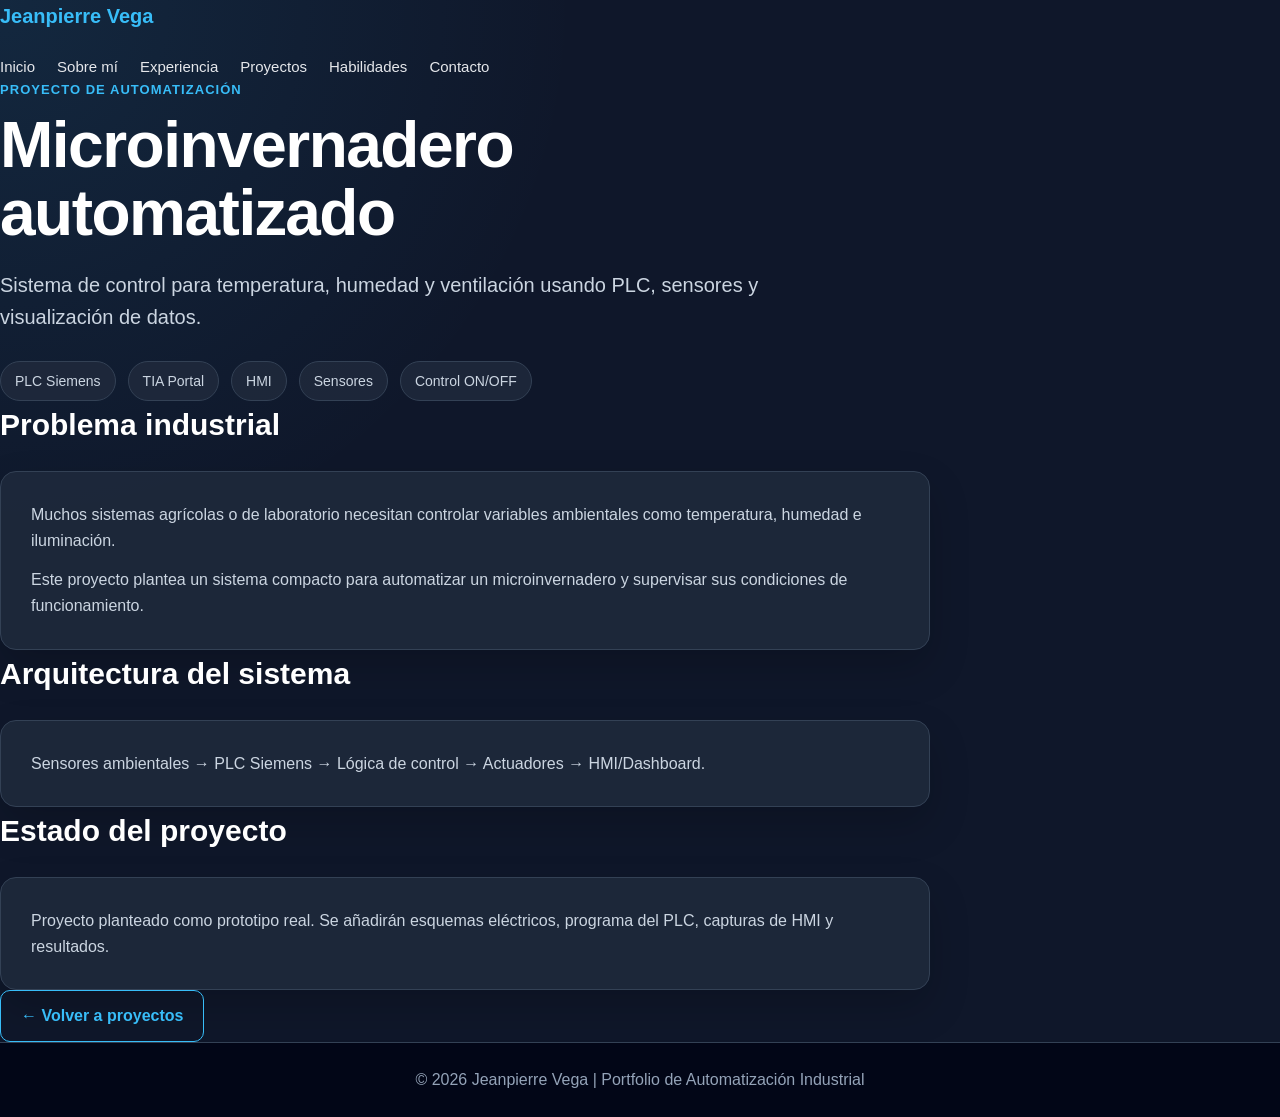
<file: Proyectos/microinvernadero.html>
<!doctype html>
<html lang="es">
  <head>
    <meta charset="UTF-8" />
    <meta name="viewport" content="width=device-width, initial-scale=1.0" />
    <title>Proyecto | Microinvernadero automatizado</title>
    <link rel="stylesheet" href="../style.css" />
  </head>

  <body>
    <header>
      <nav>
        <h2>Jeanpierre Vega</h2>

        <ul>
          <li><a href="../index.html#inicio">Inicio</a></li>
          <li><a href="../index.html#sobre-mi">Sobre mí</a></li>
          <li><a href="../index.html#experiencia">Experiencia</a></li>
          <li><a href="../index.html#proyectos">Proyectos</a></li>
          <li><a href="../index.html#habilidades">Habilidades</a></li>
          <li><a href="../index.html#contacto">Contacto</a></li>
        </ul>
      </nav>
    </header>

    <main>
      <section>
        <p class="hero-tag">Proyecto de automatización</p>

        <h1>Microinvernadero automatizado</h1>

        <p class="hero-description">
          Sistema de control para temperatura, humedad y ventilación usando PLC,
          sensores y visualización de datos.
        </p>

        <div class="tech-list">
          <span>PLC Siemens</span>
          <span>TIA Portal</span>
          <span>HMI</span>
          <span>Sensores</span>
          <span>Control ON/OFF</span>
        </div>
      </section>

      <section>
        <h2>Problema industrial</h2>
        <div class="about-card">
          <p>
            Muchos sistemas agrícolas o de laboratorio necesitan controlar
            variables ambientales como temperatura, humedad e iluminación.
          </p>
          <p>
            Este proyecto plantea un sistema compacto para automatizar un
            microinvernadero y supervisar sus condiciones de funcionamiento.
          </p>
        </div>
      </section>

      <section>
        <h2>Arquitectura del sistema</h2>
        <div class="about-card">
          <p>
            Sensores ambientales → PLC Siemens → Lógica de control → Actuadores
            → HMI/Dashboard.
          </p>
        </div>
      </section>

      <section>
        <h2>Estado del proyecto</h2>
        <div class="about-card">
          <p>
            Proyecto planteado como prototipo real. Se añadirán esquemas
            eléctricos, programa del PLC, capturas de HMI y resultados.
          </p>
        </div>
      </section>
      <section>
        <a href="../index.html#proyectos" class="back-button"
          >← Volver a proyectos</a
        >
      </section>
    </main>
    <footer>
      <p>© 2026 Jeanpierre Vega | Portfolio de Automatización Industrial</p>
    </footer>
  </body>
</html>
</file>
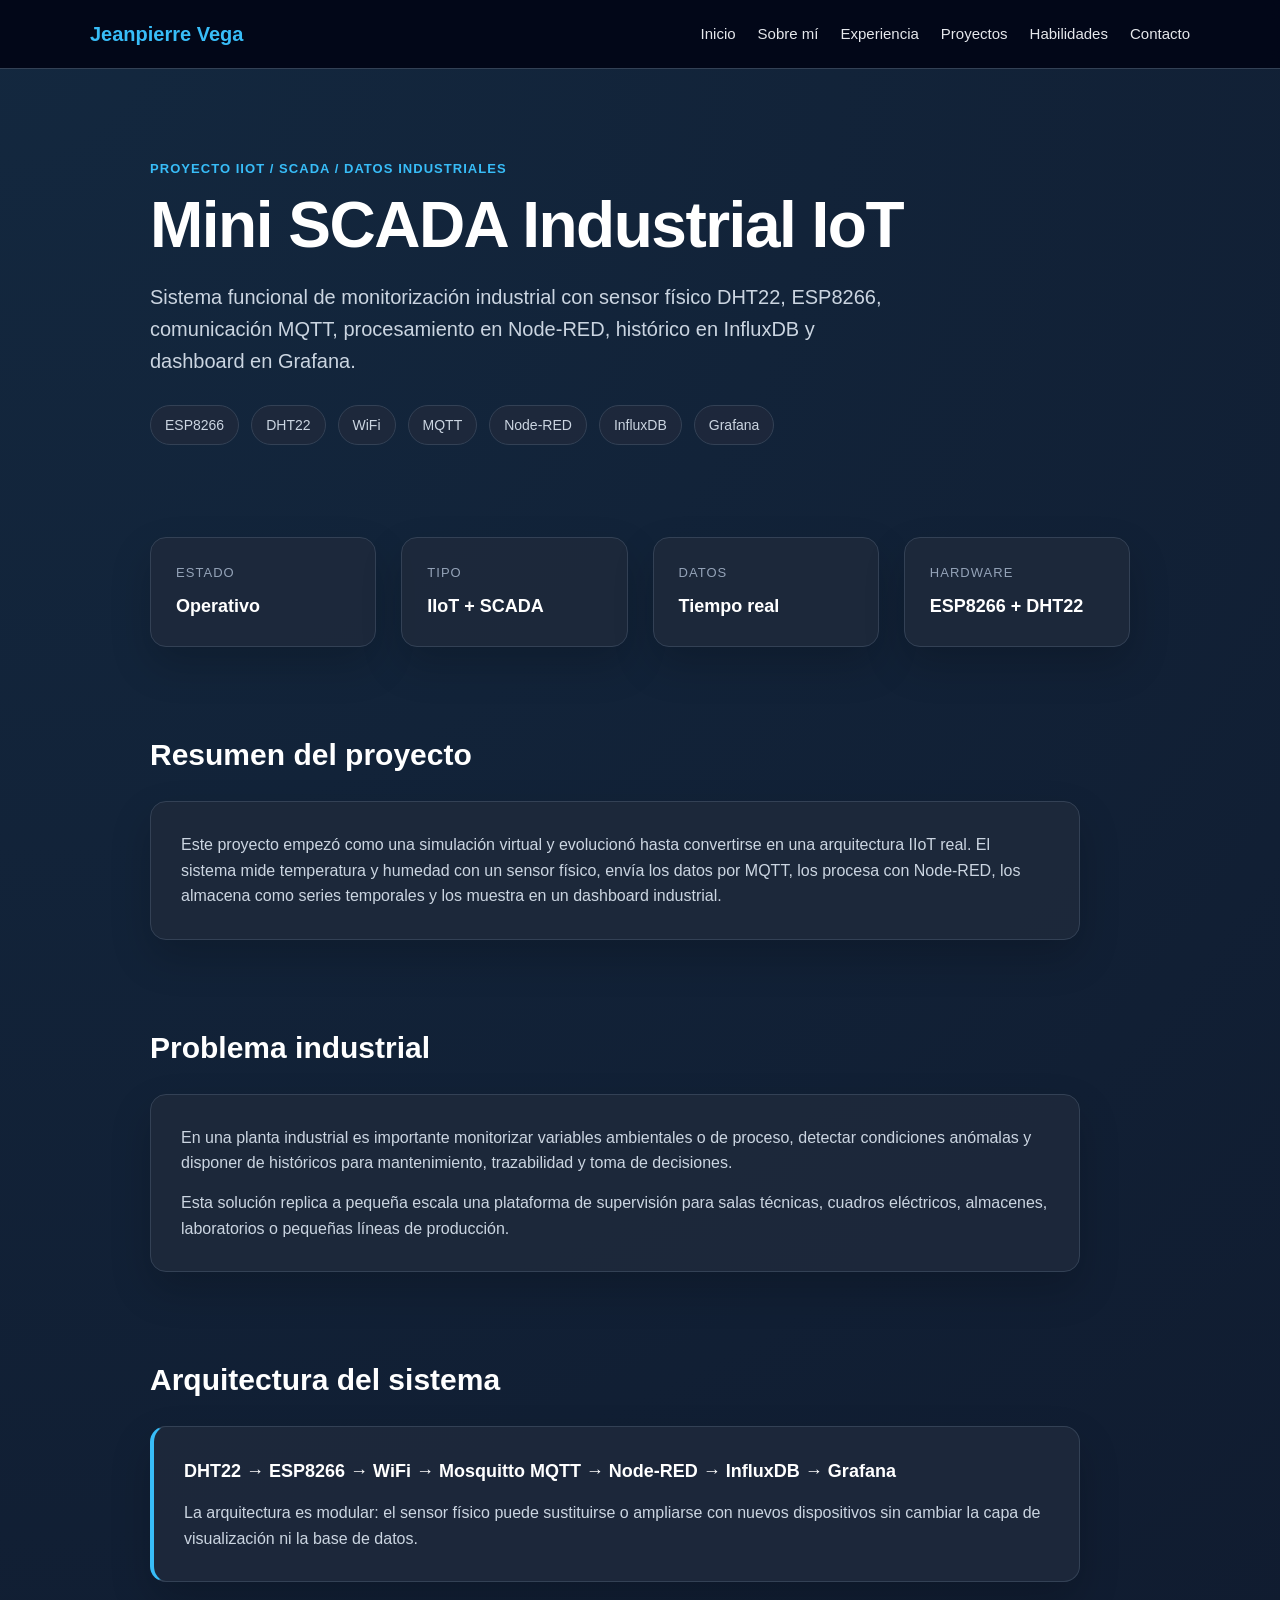
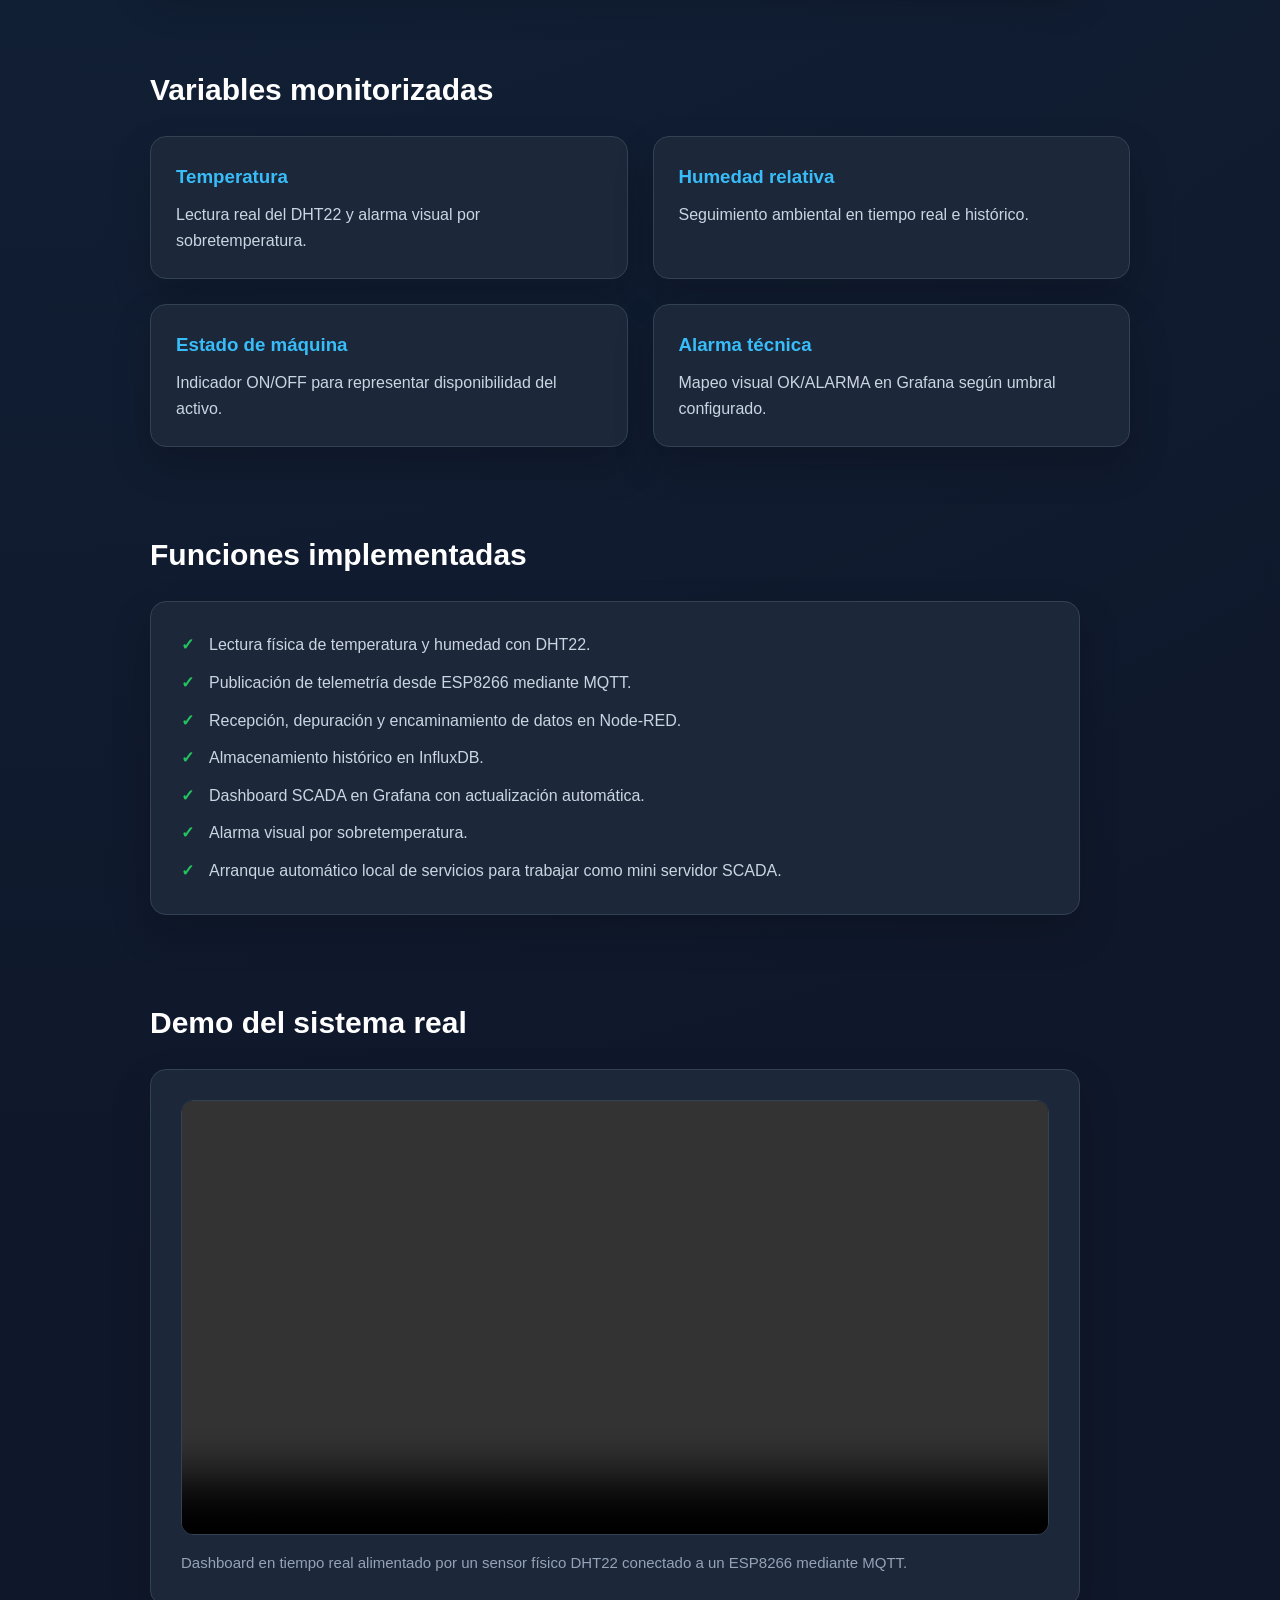
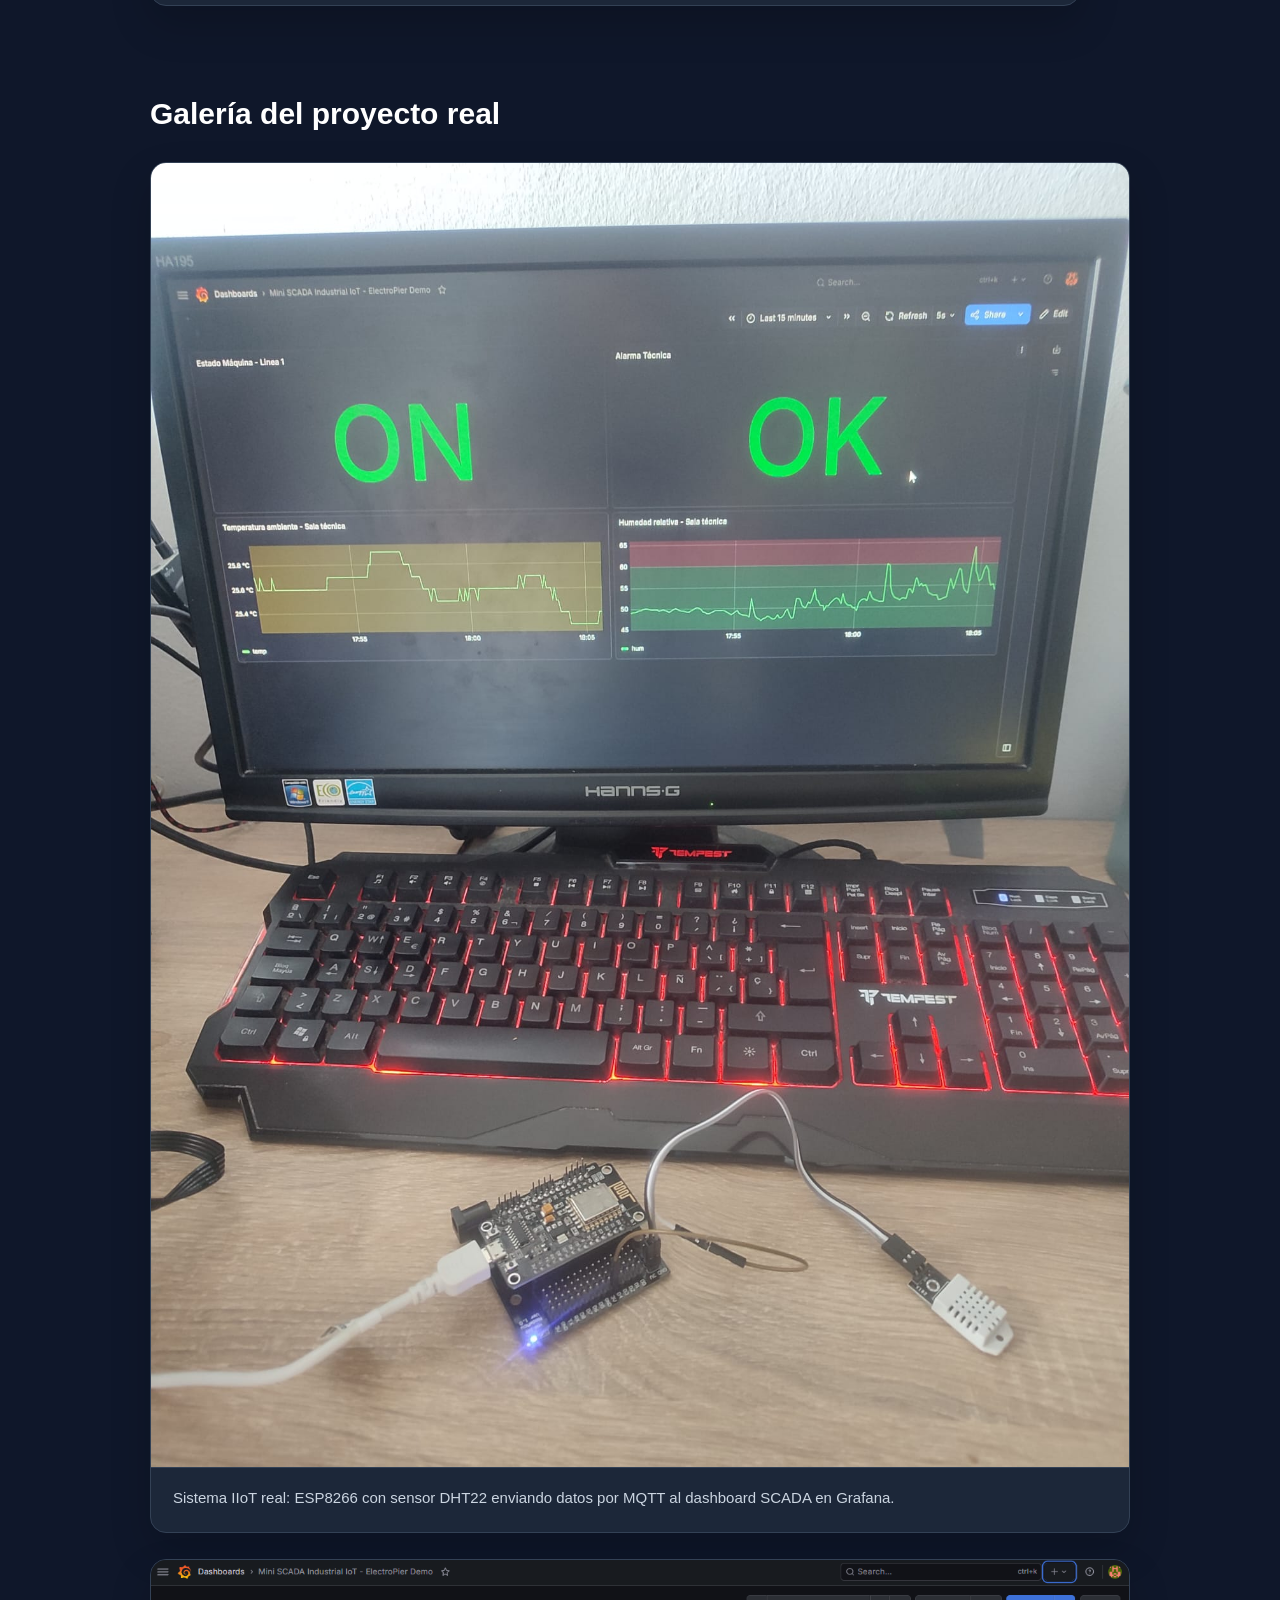
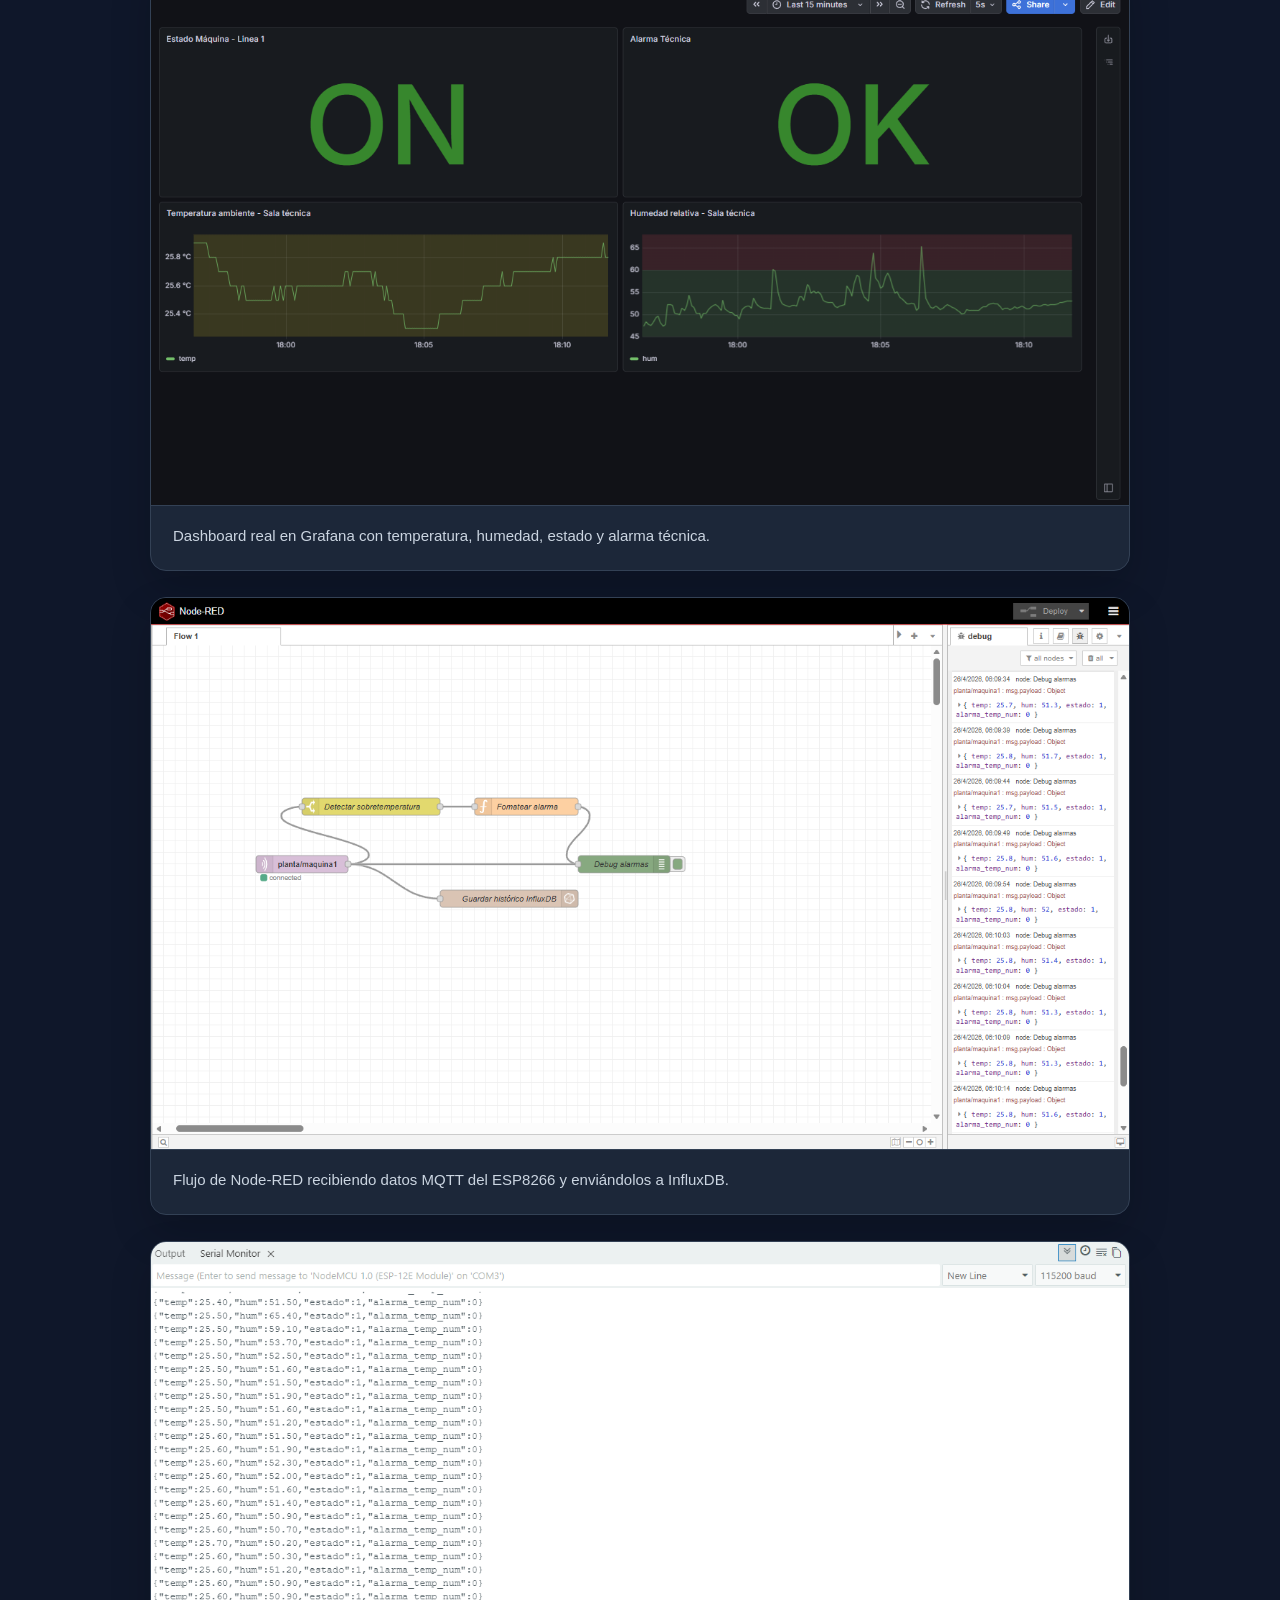
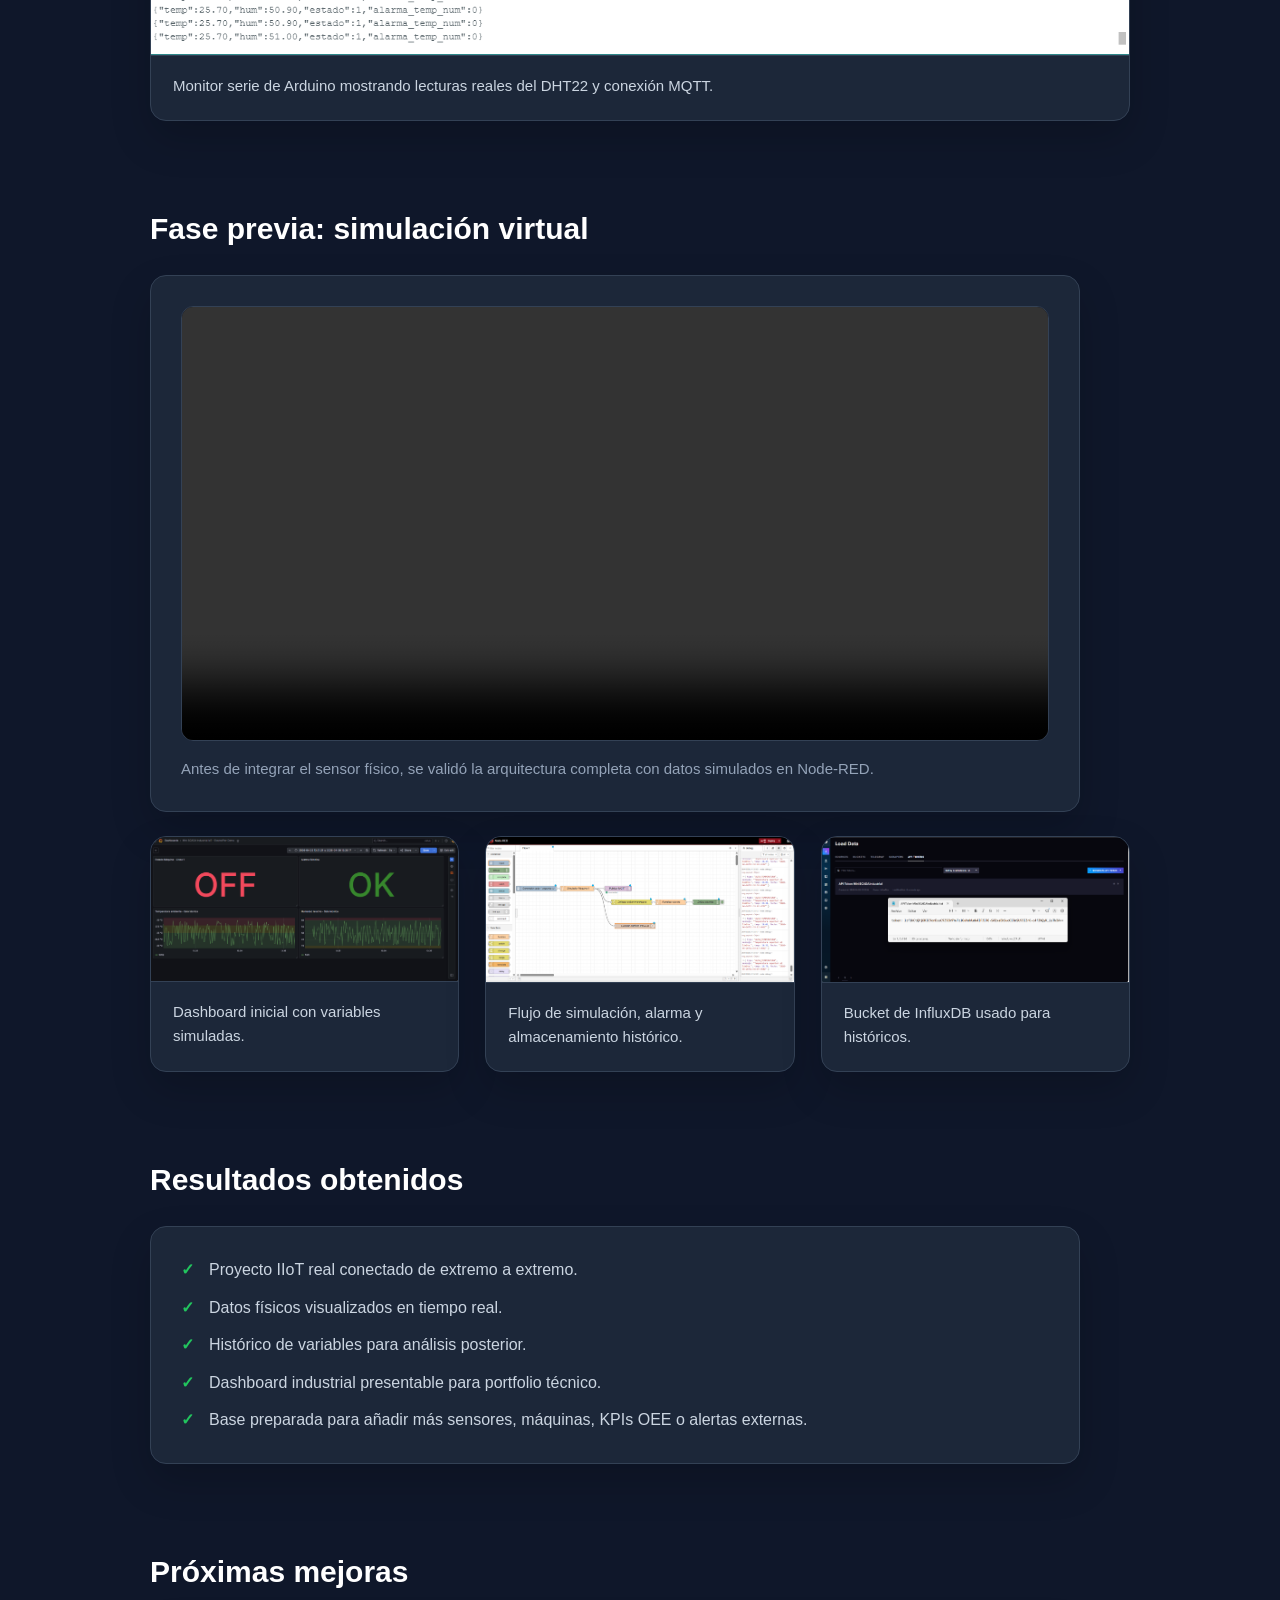
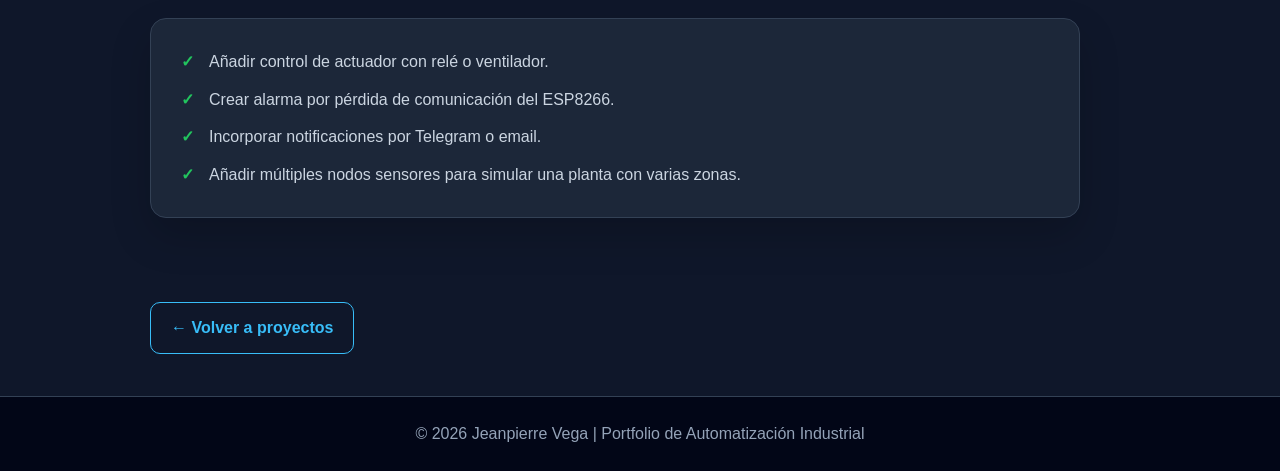
<file: Proyectos/mini-scada.html>
<!doctype html>
<html lang="es">
  <head>
    <meta charset="UTF-8" />
    <meta name="viewport" content="width=device-width, initial-scale=1.0" />
    <title>Proyecto | Mini SCADA Industrial IoT</title>
    <meta
      name="description"
      content="Mini SCADA Industrial IoT con ESP8266, DHT22, MQTT, Node-RED, InfluxDB y Grafana."
    />
    <link rel="stylesheet" href="../style.css" />
  </head>

  <body>
    <header class="site-header">
      <nav class="navbar" aria-label="Navegación principal">
        <a class="brand" href="../index.html#inicio">Jeanpierre Vega</a>
        <ul class="nav-links">
          <li><a href="../index.html#inicio">Inicio</a></li>
          <li><a href="../index.html#sobre-mi">Sobre mí</a></li>
          <li><a href="../index.html#experiencia">Experiencia</a></li>
          <li><a href="../index.html#proyectos">Proyectos</a></li>
          <li><a href="../index.html#habilidades">Habilidades</a></li>
          <li><a href="../index.html#contacto">Contacto</a></li>
        </ul>
      </nav>
    </header>

    <main>
      <section class="project-hero section">
        <p class="eyebrow">Proyecto IIoT / SCADA / Datos industriales</p>
        <h1>Mini SCADA Industrial IoT</h1>
        <p class="hero-description">
          Sistema funcional de monitorización industrial con sensor físico
          DHT22, ESP8266, comunicación MQTT, procesamiento en Node-RED,
          histórico en InfluxDB y dashboard en Grafana.
        </p>
        <div class="tech-list">
          <span>ESP8266</span><span>DHT22</span><span>WiFi</span
          ><span>MQTT</span> <span>Node-RED</span><span>InfluxDB</span
          ><span>Grafana</span>
        </div>
      </section>

      <section class="section section-compact">
        <div class="project-summary-grid">
          <article class="metric-card">
            <span>Estado</span><strong>Operativo</strong>
          </article>
          <article class="metric-card">
            <span>Tipo</span><strong>IIoT + SCADA</strong>
          </article>
          <article class="metric-card">
            <span>Datos</span><strong>Tiempo real</strong>
          </article>
          <article class="metric-card">
            <span>Hardware</span><strong>ESP8266 + DHT22</strong>
          </article>
        </div>
      </section>

      <section class="section section-compact">
        <h2>Resumen del proyecto</h2>
        <div class="card">
          <p>
            Este proyecto empezó como una simulación virtual y evolucionó hasta
            convertirse en una arquitectura IIoT real. El sistema mide
            temperatura y humedad con un sensor físico, envía los datos por
            MQTT, los procesa con Node-RED, los almacena como series temporales
            y los muestra en un dashboard industrial.
          </p>
        </div>
      </section>

      <section class="section section-compact">
        <h2>Problema industrial</h2>
        <div class="card">
          <p>
            En una planta industrial es importante monitorizar variables
            ambientales o de proceso, detectar condiciones anómalas y disponer
            de históricos para mantenimiento, trazabilidad y toma de decisiones.
          </p>
          <p>
            Esta solución replica a pequeña escala una plataforma de supervisión
            para salas técnicas, cuadros eléctricos, almacenes, laboratorios o
            pequeñas líneas de producción.
          </p>
        </div>
      </section>

      <section class="section section-compact">
        <h2>Arquitectura del sistema</h2>
        <div class="card architecture-card">
          <p class="architecture-flow">
            DHT22 → ESP8266 → WiFi → Mosquitto MQTT → Node-RED → InfluxDB →
            Grafana
          </p>
          <p>
            La arquitectura es modular: el sensor físico puede sustituirse o
            ampliarse con nuevos dispositivos sin cambiar la capa de
            visualización ni la base de datos.
          </p>
        </div>
      </section>

      <section class="section section-compact">
        <h2>Variables monitorizadas</h2>
        <div class="feature-grid">
          <article class="feature-card">
            <h3>Temperatura</h3>
            <p>Lectura real del DHT22 y alarma visual por sobretemperatura.</p>
          </article>
          <article class="feature-card">
            <h3>Humedad relativa</h3>
            <p>Seguimiento ambiental en tiempo real e histórico.</p>
          </article>
          <article class="feature-card">
            <h3>Estado de máquina</h3>
            <p>Indicador ON/OFF para representar disponibilidad del activo.</p>
          </article>
          <article class="feature-card">
            <h3>Alarma técnica</h3>
            <p>Mapeo visual OK/ALARMA en Grafana según umbral configurado.</p>
          </article>
        </div>
      </section>

      <section class="section section-compact">
        <h2>Funciones implementadas</h2>
        <div class="card">
          <ul class="check-list">
            <li>Lectura física de temperatura y humedad con DHT22.</li>
            <li>Publicación de telemetría desde ESP8266 mediante MQTT.</li>
            <li>
              Recepción, depuración y encaminamiento de datos en Node-RED.
            </li>
            <li>Almacenamiento histórico en InfluxDB.</li>
            <li>Dashboard SCADA en Grafana con actualización automática.</li>
            <li>Alarma visual por sobretemperatura.</li>
            <li>
              Arranque automático local de servicios para trabajar como mini
              servidor SCADA.
            </li>
          </ul>
        </div>
      </section>

      <section class="section section-compact">
        <h2>Demo del sistema real</h2>
        <div class="card media-card">
          <video controls preload="metadata" width="100%">
            <source
              src="../assets/videos/mini-scada-real.mp4"
              type="video/mp4"
            />
            Tu navegador no soporta vídeo HTML5.
          </video>
          <p class="video-caption">
            Dashboard en tiempo real alimentado por un sensor físico DHT22
            conectado a un ESP8266 mediante MQTT.
          </p>
        </div>
      </section>

      <section class="section section-compact">
        <h2>Galería del proyecto real</h2>
        <div class="gallery">
          <figure class="image-card featured-image">
            <img
              src="../assets/img/mini-scada/sistema-real.jpeg"
              alt="Sistema real Mini SCADA con ESP8266, DHT22 y dashboard Grafana"
            />
            <figcaption>
              Sistema IIoT real: ESP8266 con sensor DHT22 enviando datos por
              MQTT al dashboard SCADA en Grafana.
            </figcaption>
          </figure>
          <figure class="image-card">
            <img
              src="../assets/img/mini-scada/dashboard-real.png"
              alt="Dashboard real del Mini SCADA Industrial IoT"
            />
            <figcaption>
              Dashboard real en Grafana con temperatura, humedad, estado y
              alarma técnica.
            </figcaption>
          </figure>
          <figure class="image-card">
            <img
              src="../assets/img/mini-scada/node-red-real-data.png"
              alt="Flujo real de Node-RED recibiendo datos MQTT"
            />
            <figcaption>
              Flujo de Node-RED recibiendo datos MQTT del ESP8266 y enviándolos
              a InfluxDB.
            </figcaption>
          </figure>
          <figure class="image-card">
            <img
              src="../assets/img/mini-scada/monitor-serie.png"
              alt="Monitor serie de Arduino con datos del DHT22"
            />
            <figcaption>
              Monitor serie de Arduino mostrando lecturas reales del DHT22 y
              conexión MQTT.
            </figcaption>
          </figure>
        </div>
      </section>

      <section class="section section-compact">
        <h2>Fase previa: simulación virtual</h2>
        <div class="card media-card">
          <video controls preload="metadata" width="100%">
            <source
              src="../assets/videos/mini-scada-demo.mp4"
              type="video/mp4"
            />
            Tu navegador no soporta vídeo HTML5.
          </video>
          <p class="video-caption">
            Antes de integrar el sensor físico, se validó la arquitectura
            completa con datos simulados en Node-RED.
          </p>
        </div>
        <div class="gallery gallery-small">
          <figure class="image-card">
            <img
              src="../assets/img/mini-scada/dashboard.png"
              alt="Dashboard de simulación en Grafana"
            />
            <figcaption>Dashboard inicial con variables simuladas.</figcaption>
          </figure>
          <figure class="image-card">
            <img
              src="../assets/img/mini-scada/node-red-flow.png"
              alt="Flujo Node-RED de simulación"
            />
            <figcaption>
              Flujo de simulación, alarma y almacenamiento histórico.
            </figcaption>
          </figure>
          <figure class="image-card">
            <img
              src="../assets/img/mini-scada/influxdb-bucket.png"
              alt="Bucket de InfluxDB para series temporales"
            />
            <figcaption>Bucket de InfluxDB usado para históricos.</figcaption>
          </figure>
        </div>
      </section>

      <section class="section section-compact">
        <h2>Resultados obtenidos</h2>
        <div class="card">
          <ul class="check-list">
            <li>Proyecto IIoT real conectado de extremo a extremo.</li>
            <li>Datos físicos visualizados en tiempo real.</li>
            <li>Histórico de variables para análisis posterior.</li>
            <li>Dashboard industrial presentable para portfolio técnico.</li>
            <li>
              Base preparada para añadir más sensores, máquinas, KPIs OEE o
              alertas externas.
            </li>
          </ul>
        </div>
      </section>

      <section class="section section-compact">
        <h2>Próximas mejoras</h2>
        <div class="card">
          <ul class="check-list">
            <li>Añadir control de actuador con relé o ventilador.</li>
            <li>Crear alarma por pérdida de comunicación del ESP8266.</li>
            <li>Incorporar notificaciones por Telegram o email.</li>
            <li>
              Añadir múltiples nodos sensores para simular una planta con varias
              zonas.
            </li>
          </ul>
        </div>
      </section>

      <section class="section section-compact">
        <a href="../index.html#proyectos" class="back-button"
          >← Volver a proyectos</a
        >
      </section>
    </main>

    <footer class="site-footer">
      <p>© 2026 Jeanpierre Vega | Portfolio de Automatización Industrial</p>
    </footer>
  </body>
</html>
</file>
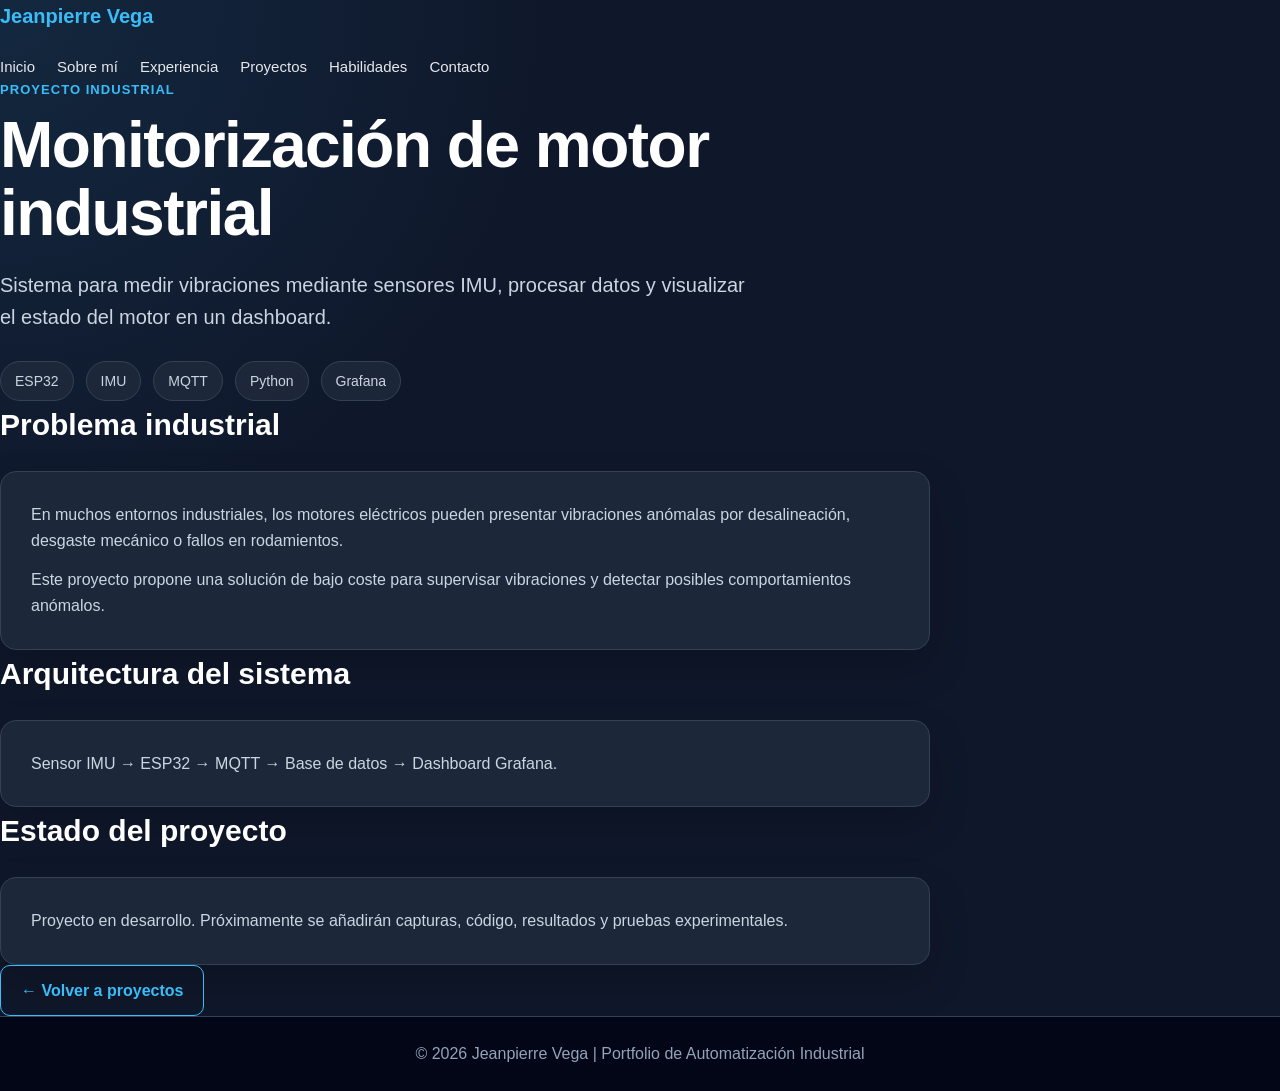
<file: Proyectos/motor-vibraciones.html>
<!doctype html>
<html lang="es">
  <head>
    <meta charset="UTF-8" />
    <meta name="viewport" content="width=device-width, initial-scale=1.0" />
    <title>Proyecto | Monitorización de motor industrial</title>
    <link rel="stylesheet" href="../style.css" />
  </head>

  <body>
    <header>
      <nav>
        <h2>Jeanpierre Vega</h2>

        <ul>
          <li><a href="../index.html#inicio">Inicio</a></li>
          <li><a href="../index.html#sobre-mi">Sobre mí</a></li>
          <li><a href="../index.html#experiencia">Experiencia</a></li>
          <li><a href="../index.html#proyectos">Proyectos</a></li>
          <li><a href="../index.html#habilidades">Habilidades</a></li>
          <li><a href="../index.html#contacto">Contacto</a></li>
        </ul>
      </nav>
    </header>

    <main>
      <section>
        <p class="hero-tag">Proyecto industrial</p>

        <h1>Monitorización de motor industrial</h1>

        <p class="hero-description">
          Sistema para medir vibraciones mediante sensores IMU, procesar datos y
          visualizar el estado del motor en un dashboard.
        </p>

        <div class="tech-list">
          <span>ESP32</span>
          <span>IMU</span>
          <span>MQTT</span>
          <span>Python</span>
          <span>Grafana</span>
        </div>
      </section>

      <section>
        <h2>Problema industrial</h2>
        <div class="about-card">
          <p>
            En muchos entornos industriales, los motores eléctricos pueden
            presentar vibraciones anómalas por desalineación, desgaste mecánico
            o fallos en rodamientos.
          </p>
          <p>
            Este proyecto propone una solución de bajo coste para supervisar
            vibraciones y detectar posibles comportamientos anómalos.
          </p>
        </div>
      </section>

      <section>
        <h2>Arquitectura del sistema</h2>
        <div class="about-card">
          <p>Sensor IMU → ESP32 → MQTT → Base de datos → Dashboard Grafana.</p>
        </div>
      </section>

      <section>
        <h2>Estado del proyecto</h2>
        <div class="about-card">
          <p>
            Proyecto en desarrollo. Próximamente se añadirán capturas, código,
            resultados y pruebas experimentales.
          </p>
        </div>
      </section>
      <section>
        <a href="../index.html#proyectos" class="back-button"
          >← Volver a proyectos</a
        >
      </section>
    </main>
    <footer>
      <p>© 2026 Jeanpierre Vega | Portfolio de Automatización Industrial</p>
    </footer>
  </body>
</html>
</file>
<file: style.css>
:root {
  --bg: #0f172a;
  --bg-dark: #020617;
  --card: #1e293b;
  --card-soft: #172033;
  --border: #334155;
  --text: #e5e7eb;
  --muted: #cbd5e1;
  --muted-2: #94a3b8;
  --primary: #38bdf8;
  --success: #22c55e;
  --warning: #facc15;
  --danger: #ef4444;
  --radius: 16px;
  --max-width: 1100px;
}

* {
  margin: 0;
  padding: 0;
  box-sizing: border-box;
}
html {
  scroll-behavior: smooth;
}
body {
  background:
    radial-gradient(
      circle at top left,
      rgba(56, 189, 248, 0.1),
      transparent 34%
    ),
    var(--bg);
  color: var(--text);
  font-family: Arial, Helvetica, sans-serif;
  line-height: 1.6;
}
img,
video {
  max-width: 100%;
  display: block;
}
a {
  color: inherit;
}

.site-header {
  background-color: rgba(2, 6, 23, 0.94);
  border-bottom: 1px solid var(--border);
  padding: 18px 60px;
  position: sticky;
  top: 0;
  z-index: 10;
  backdrop-filter: blur(10px);
}
.navbar {
  max-width: var(--max-width);
  margin: 0 auto;
  display: flex;
  justify-content: space-between;
  align-items: center;
  gap: 24px;
}
.brand,
nav h2 {
  color: var(--primary);
  font-size: 20px;
  font-weight: 800;
  text-decoration: none;
}
.nav-links,
nav ul {
  display: flex;
  gap: 22px;
  list-style: none;
}
.nav-links a,
nav a {
  color: var(--text);
  text-decoration: none;
  font-size: 15px;
  transition: color 0.2s ease;
}
.nav-links a:hover,
nav a:hover {
  color: var(--primary);
}

.section {
  max-width: var(--max-width);
  margin: 0 auto;
  padding: 90px 60px;
}
.section-compact {
  padding-top: 42px;
  padding-bottom: 42px;
}
.hero {
  min-height: 85vh;
  display: flex;
  align-items: center;
}
.hero-content {
  max-width: 790px;
}
.project-hero {
  padding-bottom: 50px;
}

h1 {
  max-width: 900px;
  color: #fff;
  font-size: clamp(40px, 6vw, 64px);
  line-height: 1.05;
  letter-spacing: -1.5px;
  margin-bottom: 22px;
}
h2 {
  color: #fff;
  font-size: 30px;
  margin-bottom: 22px;
}
h3 {
  color: var(--primary);
  margin-bottom: 10px;
}
p {
  color: var(--muted);
}
.eyebrow,
.hero-tag {
  color: var(--primary);
  font-weight: 800;
  text-transform: uppercase;
  letter-spacing: 0.08em;
  font-size: 13px;
  margin-bottom: 12px;
}
.hero-description {
  max-width: 760px;
  color: var(--muted);
  font-size: 20px;
  margin-bottom: 28px;
}
.section-heading {
  margin-bottom: 10px;
}

.hero-actions,
.hero-buttons,
.contact-links {
  display: flex;
  flex-wrap: wrap;
  gap: 14px;
  margin-bottom: 26px;
}
.button,
.hero-buttons a,
.contact-links a {
  background-color: var(--primary);
  color: var(--bg-dark);
  padding: 12px 22px;
  text-decoration: none;
  font-weight: 800;
  border-radius: 10px;
  display: inline-block;
  transition:
    transform 0.2s ease,
    background-color 0.2s ease;
}
.button:hover,
.hero-buttons a:hover,
.contact-links a:hover {
  background-color: #7dd3fc;
  transform: translateY(-2px);
}
.button-secondary,
.secondary-button {
  background-color: transparent !important;
  color: var(--primary) !important;
  border: 1px solid var(--primary);
}

.tech-list {
  display: flex;
  flex-wrap: wrap;
  gap: 12px;
}
.tech-list span {
  background-color: rgba(30, 41, 59, 0.9);
  color: var(--muted);
  padding: 8px 14px;
  border-radius: 999px;
  border: 1px solid var(--border);
  font-size: 14px;
}

.card,
.about-card,
.contact-card,
.project-card,
.skill-card,
.timeline-item,
.feature-card,
.image-card,
.metric-card {
  background-color: rgba(30, 41, 59, 0.92);
  border: 1px solid var(--border);
  border-radius: var(--radius);
  box-shadow: 0 18px 40px rgba(0, 0, 0, 0.18);
}
.card,
.about-card,
.contact-card {
  padding: 30px;
  max-width: 930px;
}
.card p + p,
.about-card p + p {
  margin-top: 14px;
}

.project-grid,
.skills-grid,
.feature-grid,
.project-summary-grid {
  display: grid;
  gap: 25px;
}
.project-grid {
  grid-template-columns: repeat(3, 1fr);
}
.skills-grid,
.feature-grid {
  grid-template-columns: repeat(2, 1fr);
}
.project-summary-grid {
  grid-template-columns: repeat(4, 1fr);
}
.project-card,
.skill-card,
.timeline-item,
.feature-card,
.metric-card {
  padding: 25px;
}
.project-card.featured {
  border-color: rgba(56, 189, 248, 0.75);
}
.project-card p {
  margin-bottom: 18px;
}
.project-card span {
  color: var(--muted-2);
  font-size: 14px;
}
.project-status {
  color: var(--warning);
  font-size: 14px;
  font-weight: 800;
  margin-bottom: 10px;
}
.project-status.completed {
  color: var(--success);
}
.project-link {
  display: inline-block;
  margin-top: 20px;
  color: var(--primary);
  text-decoration: none;
  font-weight: 800;
}
.project-link:hover {
  text-decoration: underline;
}
.skill-card,
.timeline-item,
.architecture-card {
  border-left: 4px solid var(--primary);
}
.timeline {
  display: grid;
  gap: 20px;
}

.metric-card span {
  display: block;
  color: var(--muted-2);
  font-size: 13px;
  text-transform: uppercase;
  letter-spacing: 0.08em;
  margin-bottom: 8px;
}
.metric-card strong {
  color: #fff;
  font-size: 18px;
}
.architecture-flow {
  color: #fff;
  font-weight: 800;
  font-size: 18px;
  margin-bottom: 12px;
}

.check-list {
  list-style: none;
  display: grid;
  gap: 12px;
}
.check-list li {
  color: var(--muted);
  position: relative;
  padding-left: 28px;
}
.check-list li::before {
  content: "✓";
  position: absolute;
  left: 0;
  color: var(--success);
  font-weight: 800;
}

.gallery {
  display: grid;
  gap: 26px;
  margin-top: 24px;
}
.gallery-small {
  grid-template-columns: repeat(3, 1fr);
}
.image-card {
  overflow: hidden;
}
.image-card img,
.about-card img {
  width: 100%;
  border-bottom: 1px solid var(--border);
}
.image-card figcaption {
  color: var(--muted);
  padding: 18px 22px 22px;
  font-size: 15px;
}
.media-card video {
  border-radius: 12px;
  border: 1px solid var(--border);
  background: var(--bg-dark);
}
.video-caption {
  margin-top: 16px;
  color: var(--muted-2);
  font-size: 15px;
}

.back-button {
  display: inline-block;
  color: var(--primary);
  text-decoration: none;
  font-weight: 800;
  border: 1px solid var(--primary);
  padding: 12px 20px;
  border-radius: 10px;
  transition:
    background-color 0.2s ease,
    color 0.2s ease;
}
.back-button:hover {
  background-color: var(--primary);
  color: var(--bg-dark);
}

.site-footer,
footer {
  border-top: 1px solid var(--border);
  background-color: var(--bg-dark);
  text-align: center;
  padding: 24px 20px;
}
.site-footer p,
footer p {
  color: var(--muted-2);
}

@media (max-width: 950px) {
  .project-grid,
  .skills-grid,
  .feature-grid,
  .project-summary-grid,
  .gallery-small {
    grid-template-columns: 1fr;
  }
  .site-header {
    padding: 18px 24px;
  }
  .navbar {
    flex-direction: column;
    align-items: flex-start;
  }
  .nav-links,
  nav ul {
    flex-wrap: wrap;
    gap: 12px;
  }
  .section {
    padding-left: 25px;
    padding-right: 25px;
  }
  .hero-actions,
  .hero-buttons {
    flex-direction: column;
    align-items: flex-start;
  }
}
@media (max-width: 560px) {
  .section {
    padding-top: 65px;
    padding-bottom: 65px;
  }
  .section-compact {
    padding-top: 34px;
    padding-bottom: 34px;
  }
  .card,
  .about-card,
  .contact-card,
  .project-card,
  .skill-card,
  .timeline-item,
  .feature-card,
  .metric-card {
    padding: 22px;
  }
  .nav-links,
  nav ul {
    flex-direction: column;
  }
}

.project-page {
  max-width: 1100px;
  margin: 0 auto;
  padding: 90px 60px;
}

.project-page video {
  margin: 30px 0 50px;
  border-radius: 16px;
  border: 1px solid #334155;
}

.project-page h2 {
  margin-top: 45px;
}

.project-page ul {
  margin-left: 25px;
  margin-bottom: 25px;
}

.project-page li {
  color: #cbd5e1;
  margin-bottom: 8px;
}

.project-page .gallery {
  display: grid;
  grid-template-columns: repeat(2, 1fr);
  gap: 24px;
  margin-top: 25px;
}

.project-page .gallery img {
  width: 100%;
  border-radius: 14px;
  border: 1px solid #334155;
  background: #1e293b;
}

@media (max-width: 800px) {
  .project-page {
    padding: 60px 25px;
  }

  .project-page .gallery {
    grid-template-columns: 1fr;
  }
}
</file>
